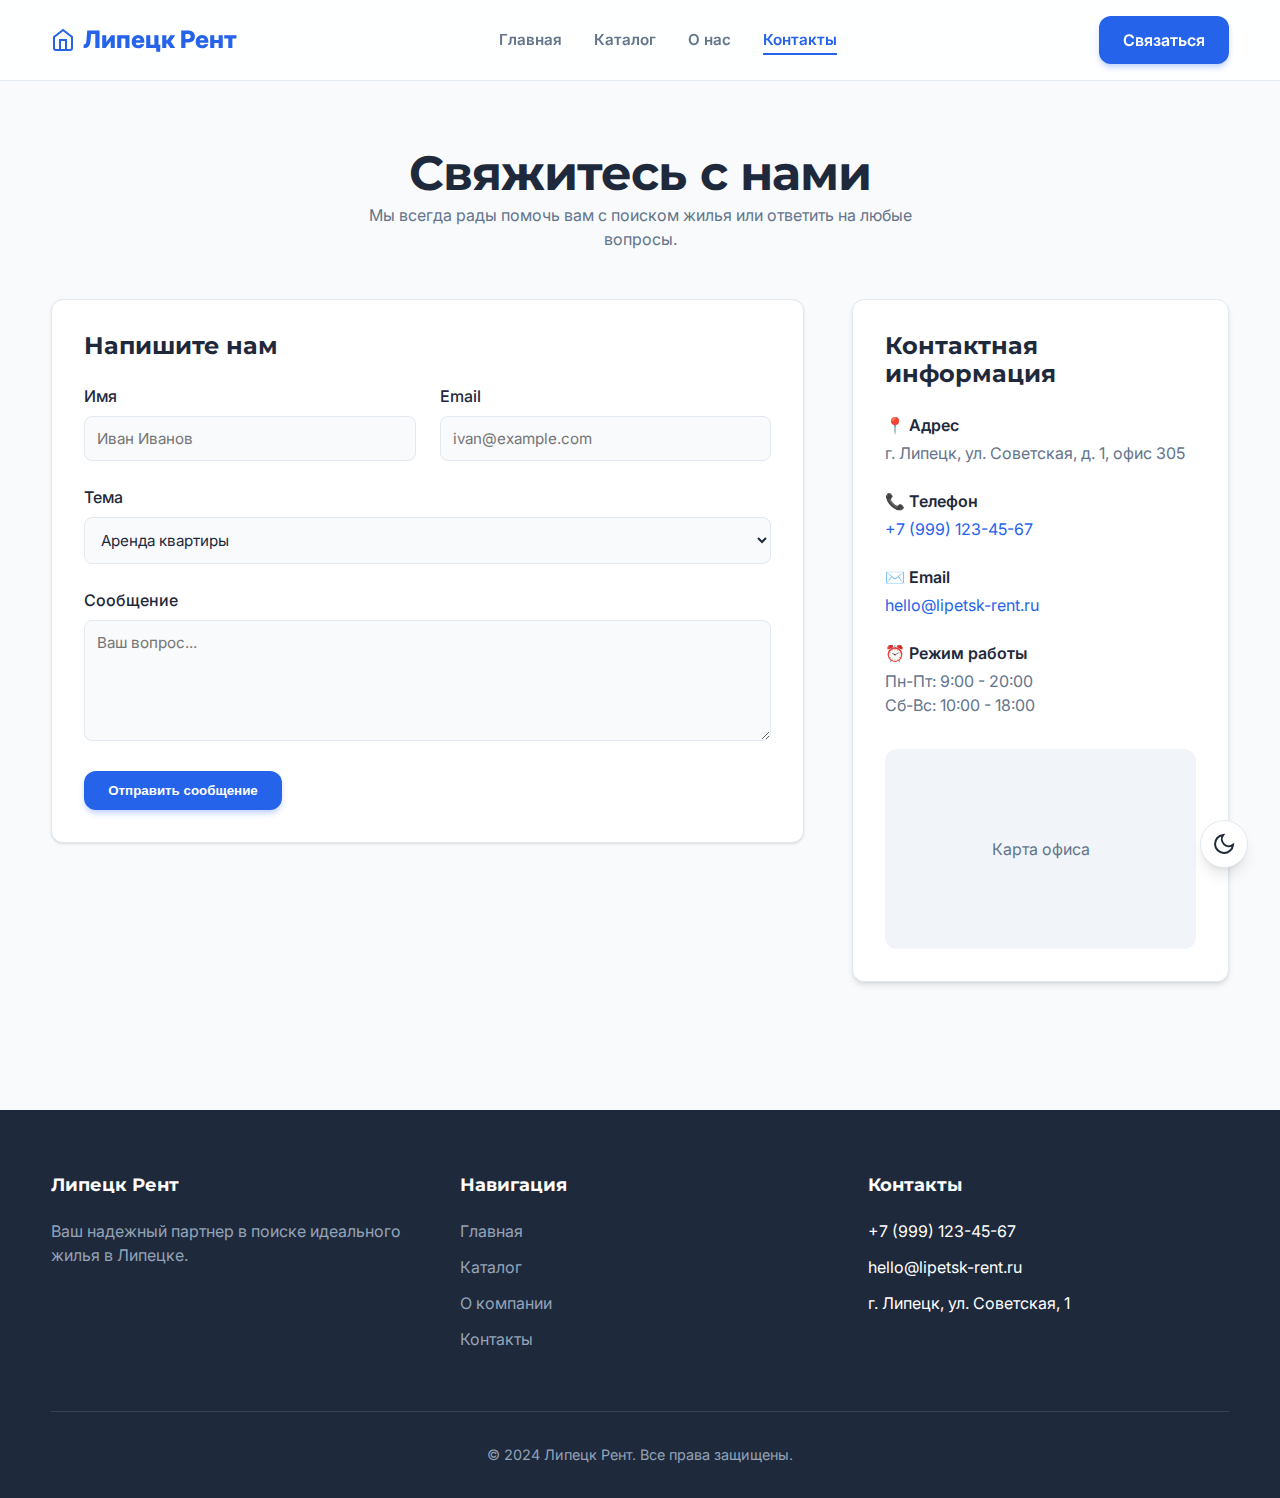
<file: contact.html>
<!doctype html>
<html lang="ru">
<head>
  <meta charset="UTF-8">
  <meta name="viewport" content="width=device-width, initial-scale=1.0">
  <title>Контакты — Липецк Рент</title>
  <link rel="preconnect" href="https://fonts.googleapis.com">
  <link rel="preconnect" href="https://fonts.gstatic.com" crossorigin>
  <link href="https://fonts.googleapis.com/css2?family=Inter:wght@400;500;600&family=Montserrat:wght@600;700;800&display=swap" rel="stylesheet">
  <link rel="stylesheet" href="style.css">
</head>
<body>
  <nav class="navbar">
    <div class="container inner">
      <a href="index.html" class="brand">
        <svg width="24" height="24" viewBox="0 0 24 24" fill="none" stroke="currentColor" stroke-width="2">
          <path d="M3 9l9-7 9 7v11a2 2 0 0 1-2 2H5a2 2 0 0 1-2-2z"></path>
          <polyline points="9 22 9 12 15 12 15 22"></polyline>
        </svg>
        Липецк Рент
      </a>
      <div class="nav-links">
        <a href="index.html">Главная</a>
        <a href="apartments.html">Каталог</a>
        <a href="about.html">О нас</a>
        <a href="contact.html" class="active">Контакты</a>
      </div>
      <a href="contact.html" class="btn btn-primary">Связаться</a>
    </div>
  </nav>

  <main class="container section">
    <div class="section-header">
      <h1>Свяжитесь с нами</h1>
      <p>Мы всегда рады помочь вам с поиском жилья или ответить на любые вопросы.</p>
    </div>

    <div class="detail-grid">
      <div class="detail-content">
        <div class="card" style="padding: 2rem; margin-bottom: 2rem;">
          <h3 style="margin-bottom: 1.5rem;">Напишите нам</h3>
          <form style="display: flex; flex-direction: column; gap: 1.5rem;">
            <div style="display: grid; grid-template-columns: 1fr 1fr; gap: 1.5rem;">
              <div>
                <label style="display: block; margin-bottom: 0.5rem; font-weight: 500;">Имя</label>
                <input type="text" class="filter-input" placeholder="Иван Иванов">
              </div>
              <div>
                <label style="display: block; margin-bottom: 0.5rem; font-weight: 500;">Email</label>
                <input type="email" class="filter-input" placeholder="ivan@example.com">
              </div>
            </div>
            <div>
              <label style="display: block; margin-bottom: 0.5rem; font-weight: 500;">Тема</label>
              <select class="filter-input">
                <option>Аренда квартиры</option>
                <option>Сдача квартиры</option>
                <option>Сотрудничество</option>
                <option>Другое</option>
              </select>
            </div>
            <div>
              <label style="display: block; margin-bottom: 0.5rem; font-weight: 500;">Сообщение</label>
              <textarea class="filter-input" rows="5" placeholder="Ваш вопрос..."></textarea>
            </div>
            <button class="btn btn-primary" style="align-self: flex-start;">Отправить сообщение</button>
          </form>
        </div>
      </div>

      <aside class="detail-sidebar" style="position: static;">
        <h3 style="margin-bottom: 1.5rem;">Контактная информация</h3>
        
        <div style="display: flex; flex-direction: column; gap: 1.5rem;">
          <div>
            <div style="font-weight: 600; margin-bottom: 0.25rem;">📍 Адрес</div>
            <div style="color: #64748B;">г. Липецк, ул. Советская, д. 1, офис 305</div>
          </div>
          <div>
            <div style="font-weight: 600; margin-bottom: 0.25rem;">📞 Телефон</div>
            <a href="tel:+79991234567" style="color: #2563EB;">+7 (999) 123-45-67</a>
          </div>
          <div>
            <div style="font-weight: 600; margin-bottom: 0.25rem;">✉️ Email</div>
            <a href="mailto:hello@lipetsk-rent.ru" style="color: #2563EB;">hello@lipetsk-rent.ru</a>
          </div>
          <div>
            <div style="font-weight: 600; margin-bottom: 0.25rem;">⏰ Режим работы</div>
            <div style="color: #64748B;">Пн-Пт: 9:00 - 20:00<br>Сб-Вс: 10:00 - 18:00</div>
          </div>
        </div>

        <div style="margin-top: 2rem; height: 200px; background: #F1F5F9; border-radius: 12px; display: flex; align-items: center; justify-content: center; color: #64748B;">
          Карта офиса
        </div>
      </aside>
    </div>
  </main>

  <footer>
    <div class="container">
      <div class="footer-grid">
        <div class="footer-col">
          <h4>Липецк Рент</h4>
          <p style="color: #94A3B8;">Ваш надежный партнер в поиске идеального жилья в Липецке.</p>
        </div>
        <div class="footer-col">
          <h4>Навигация</h4>
          <ul class="footer-links">
            <li><a href="index.html">Главная</a></li>
            <li><a href="apartments.html">Каталог</a></li>
            <li><a href="about.html">О компании</a></li>
            <li><a href="contact.html">Контакты</a></li>
          </ul>
        </div>
        <div class="footer-col">
          <h4>Контакты</h4>
          <ul class="footer-links">
            <li>+7 (999) 123-45-67</li>
            <li>hello@lipetsk-rent.ru</li>
            <li>г. Липецк, ул. Советская, 1</li>
          </ul>
        </div>
      </div>
      <div class="footer-bottom">
        © 2024 Липецк Рент. Все права защищены.
      </div>
    </div>
  </footer>
  <button id="theme-toggle" class="theme-toggle" aria-label="Переключить тему">
    <svg class="sun-icon" width="24" height="24" viewBox="0 0 24 24" fill="none" stroke="currentColor" stroke-width="2" style="display: none;">
      <circle cx="12" cy="12" r="5"></circle>
      <line x1="12" y1="1" x2="12" y2="3"></line>
      <line x1="12" y1="21" x2="12" y2="23"></line>
      <line x1="4.22" y1="4.22" x2="5.64" y2="5.64"></line>
      <line x1="18.36" y1="18.36" x2="19.78" y2="19.78"></line>
      <line x1="1" y1="12" x2="3" y2="12"></line>
      <line x1="21" y1="12" x2="23" y2="12"></line>
      <line x1="4.22" y1="19.78" x2="5.64" y2="18.36"></line>
      <line x1="18.36" y1="5.64" x2="19.78" y2="4.22"></line>
    </svg>
    <svg class="moon-icon" width="24" height="24" viewBox="0 0 24 24" fill="none" stroke="currentColor" stroke-width="2">
      <path d="M21 12.79A9 9 0 1 1 11.21 3 7 7 0 0 0 21 12.79z"></path>
    </svg>
  </button>

  <script>
    const themeToggle = document.getElementById('theme-toggle');
    const sunIcon = themeToggle.querySelector('.sun-icon');
    const moonIcon = themeToggle.querySelector('.moon-icon');
    
    // Check local storage or system preference
    const currentTheme = localStorage.getItem('theme');
    if (currentTheme === 'dark') {
      document.body.classList.add('dark-theme');
      sunIcon.style.display = 'block';
      moonIcon.style.display = 'none';
    } else {
      sunIcon.style.display = 'none';
      moonIcon.style.display = 'block';
    }

    themeToggle.addEventListener('click', () => {
      document.body.classList.toggle('dark-theme');
      
      const isDark = document.body.classList.contains('dark-theme');
      localStorage.setItem('theme', isDark ? 'dark' : 'light');
      
      if (isDark) {
        sunIcon.style.display = 'block';
        moonIcon.style.display = 'none';
      } else {
        sunIcon.style.display = 'none';
        moonIcon.style.display = 'block';
      }
    });
  </script>
</body>
</html>
</file>
<file: style.css>
:root {
  --primary: #2563EB;
  --primary-hover: #1D4ED8;
  --radius: 0.75rem;

  /* Light Theme Default */
  --text: #1E293B;
  --text-secondary: #64748B;
  --bg: #F8FAFC;
  --surface: #FFFFFF;
  --border: #E2E8F0;
  --shadow-sm: 0 1px 3px 0 rgb(0 0 0 / 0.1), 0 1px 2px -1px rgb(0 0 0 / 0.1);
  --shadow-md: 0 4px 6px -1px rgb(0 0 0 / 0.1), 0 2px 4px -2px rgb(0 0 0 / 0.1);
  --shadow-lg: 0 10px 15px -3px rgb(0 0 0 / 0.1), 0 4px 6px -4px rgb(0 0 0 / 0.1);
  
  --hero-bg-start: #3b82f6;
  --hero-bg-end: #1e40af;
  --city-opacity: 0.6;
}

.dark-theme {
  --text: #F8FAFC;
  --text-secondary: #94A3B8;
  --bg: #0F172A;
  --surface: #1E293B;
  --border: #334155;
  --shadow-sm: 0 1px 3px 0 rgb(0 0 0 / 0.3), 0 1px 2px -1px rgb(0 0 0 / 0.3);
  --shadow-md: 0 4px 6px -1px rgb(0 0 0 / 0.3), 0 2px 4px -2px rgb(0 0 0 / 0.3);
  --shadow-lg: 0 10px 15px -3px rgb(0 0 0 / 0.3), 0 4px 6px -4px rgb(0 0 0 / 0.3);

  --hero-bg-start: #0f172a;
  --hero-bg-end: #1e293b;
  --city-opacity: 0.8;
}

/* Theme Toggle Button */
.theme-toggle {
  position: fixed;
  bottom: 2rem;
  right: 2rem;
  width: 3rem;
  height: 3rem;
  border-radius: 50%;
  background: var(--surface);
  color: var(--text);
  border: 1px solid var(--border);
  box-shadow: var(--shadow-lg);
  display: flex;
  align-items: center;
  justify-content: center;
  cursor: pointer;
  z-index: 10000;
  transition: all 0.3s ease;
}

.theme-toggle:hover {
  transform: scale(1.1);
}

*, *::before, *::after {
  box-sizing: border-box;
}

html {
  scroll-behavior: smooth;
}

body {
  margin: 0;
  font-family: 'Inter', system-ui, -apple-system, sans-serif;
  color: var(--text);
  background: var(--bg);
  line-height: 1.5;
  -webkit-font-smoothing: antialiased;
}

/* Typography */
h1, h2, h3, h4, h5, h6 {
  margin: 0;
  font-family: 'Montserrat', sans-serif;
  font-weight: 700;
  line-height: 1.2;
}

h1 { font-size: 3rem; letter-spacing: -0.02em; }
h2 { font-size: 2.25rem; margin-bottom: 1rem; }
h3 { font-size: 1.5rem; }

a {
  color: inherit;
  text-decoration: none;
  transition: color 0.2s;
}

img {
  max-width: 100%;
  display: block;
}

.container {
  width: min(1200px, 92%);
  margin: 0 auto;
}

/* Navbar */
.navbar {
  position: sticky;
  top: 0;
  z-index: 1000;
  background: rgba(255, 255, 255, 0.85);
  backdrop-filter: blur(12px);
  -webkit-backdrop-filter: blur(12px);
  border-bottom: 1px solid var(--border);
  padding: 1rem 0;
}

.navbar .inner {
  display: flex;
  justify-content: space-between;
  align-items: center;
}

.brand {
  font-size: 1.5rem;
  font-weight: 800;
  color: var(--primary);
  display: flex;
  align-items: center;
  gap: 0.5rem;
}

.nav-links {
  display: flex;
  gap: 2rem;
}

.nav-links a {
  font-weight: 600;
  font-size: 0.95rem;
  color: var(--text-secondary);
  position: relative;
}

.nav-links a:hover, .nav-links a.active {
  color: var(--primary);
}

.nav-links a::after {
  content: '';
  position: absolute;
  bottom: -4px;
  left: 0;
  width: 0;
  height: 2px;
  background: var(--primary);
  transition: width 0.3s ease;
}

.nav-links a:hover::after, .nav-links a.active::after {
  width: 100%;
}

/* Buttons */
.btn {
  display: inline-flex;
  align-items: center;
  justify-content: center;
  padding: 0.75rem 1.5rem;
  border-radius: var(--radius);
  font-weight: 600;
  cursor: pointer;
  transition: all 0.2s;
  border: none;
}

.btn-primary {
  background: var(--primary);
  color: white;
  box-shadow: 0 4px 6px -1px rgba(37, 99, 235, 0.3);
}

.btn-primary:hover {
  background: var(--primary-hover);
  transform: translateY(-1px);
  box-shadow: 0 6px 8px -1px rgba(37, 99, 235, 0.4);
}

.btn-outline {
  background: transparent;
  border: 1px solid var(--border);
  color: var(--text);
}

.btn-outline:hover {
  border-color: var(--primary);
  color: var(--primary);
  background: rgba(37, 99, 235, 0.05);
}

/* Hero Section */
.hero {
  position: relative;
  height: 600px;
  display: flex;
  align-items: center;
  color: white;
  overflow: hidden;
  margin-bottom: 4rem;
  background: linear-gradient(to bottom, var(--hero-bg-start), var(--hero-bg-end));
  transition: background 0.3s ease;
}

.city-bg {
  position: absolute;
  bottom: 0;
  left: 0;
  width: 100%;
  height: 100%;
  z-index: 0;
  overflow: hidden;
  opacity: var(--city-opacity);
  transition: opacity 0.3s ease;
}

.city-layer {
  position: absolute;
  bottom: 0;
  left: 0;
  width: 200%;
  height: 100%;
  background-repeat: repeat-x;
  background-position: bottom left;
}

.city-layer-1 {
  background-image: url('data:image/svg+xml;utf8,<svg xmlns="http://www.w3.org/2000/svg" viewBox="0 0 1200 320" preserveAspectRatio="none"><path fill="%231e293b" fill-opacity="0.6" d="M0,320 L0,180 L50,180 L50,140 L100,140 L100,220 L150,220 L150,120 L220,120 L220,240 L280,240 L280,160 L350,160 L350,260 L420,260 L420,100 L480,100 L480,200 L550,200 L550,140 L620,140 L620,280 L700,280 L700,180 L780,180 L780,240 L850,240 L850,120 L920,120 L920,200 L1000,200 L1000,150 L1100,150 L1100,250 L1200,250 L1200,320 Z"/></svg>');
  background-size: 50% 100%;
  height: 60%;
  animation: moveCity 60s linear infinite;
  z-index: 1;
}

.city-layer-2 {
  background-image: url('data:image/svg+xml;utf8,<svg xmlns="http://www.w3.org/2000/svg" viewBox="0 0 1200 320" preserveAspectRatio="none"><path fill="%23334155" fill-opacity="0.8" d="M0,320 L0,220 L40,220 L40,160 L90,160 L90,240 L160,240 L160,140 L210,140 L210,200 L280,200 L280,100 L340,100 L340,260 L400,260 L400,180 L460,180 L460,280 L540,280 L540,150 L600,150 L600,220 L680,220 L680,120 L750,120 L750,250 L820,250 L820,160 L900,160 L900,220 L980,220 L980,140 L1050,140 L1050,260 L1150,260 L1150,200 L1200,200 L1200,320 Z"/></svg>');
  background-size: 50% 100%;
  height: 40%;
  animation: moveCity 30s linear infinite;
  z-index: 2;
}

.city-lights {
  position: absolute;
  top: 0;
  left: 0;
  width: 100%;
  height: 100%;
  background: radial-gradient(circle at 50% 30%, rgba(37, 99, 235, 0.15) 0%, transparent 60%);
  z-index: 3;
  animation: pulseLights 4s ease-in-out infinite alternate;
}

@keyframes moveCity {
  0% { transform: translateX(0); }
  100% { transform: translateX(-50%); }
}

@keyframes pulseLights {
  0% { opacity: 0.5; }
  100% { opacity: 1; }
}

/* Overlay gradient */
.hero::before {
  content: '';
  position: absolute;
  inset: 0;
  background: linear-gradient(to bottom, rgba(15, 23, 42, 0.4), rgba(15, 23, 42, 0.8));
  z-index: 4;
}

.hero-content {
  position: relative;
  z-index: 10;
  max-width: 600px;
  opacity: 0;
  animation: fadeUp 1s ease forwards 0.5s;
}

@keyframes fadeUp {
  from { opacity: 0; transform: translateY(20px); }
  to { opacity: 1; transform: translateY(0); }
}

.hero h1 {
  margin-bottom: 1.5rem;
  line-height: 1.1;
}

.hero p {
  font-size: 1.25rem;
  margin-bottom: 2rem;
  opacity: 0.9;
}

/* Sections */
.section {
  padding: 4rem 0;
}

.section-header {
  text-align: center;
  margin-bottom: 3rem;
}

.section-header h2 {
  color: var(--text);
  margin-bottom: 0.5rem;
}

.section-header p {
  color: var(--text-secondary);
  max-width: 600px;
  margin: 0 auto;
}

/* Cards */
.grid {
  display: grid;
  grid-template-columns: repeat(auto-fill, minmax(300px, 1fr));
  gap: 2rem;
}

.card {
  background: var(--surface);
  border-radius: var(--radius);
  overflow: hidden;
  box-shadow: var(--shadow-sm);
  transition: transform 0.3s ease, box-shadow 0.3s ease;
  border: 1px solid var(--border);
  position: relative;
}

.card:hover {
  transform: translateY(-5px);
  box-shadow: var(--shadow-lg);
}

.card-img {
  position: relative;
  height: 240px;
  overflow: hidden;
}

.card-img img {
  width: 100%;
  height: 100%;
  object-fit: cover;
  transition: transform 0.5s ease;
}

.card:hover .card-img img {
  transform: scale(1.05);
}

.badge {
  position: absolute;
  top: 1rem;
  left: 1rem;
  background: rgba(255, 255, 255, 0.9);
  backdrop-filter: blur(4px);
  padding: 0.25rem 0.75rem;
  border-radius: 2rem;
  font-size: 0.75rem;
  font-weight: 700;
  color: var(--primary);
  box-shadow: var(--shadow-sm);
}

.card-content {
  padding: 1.5rem;
}

.card-price {
  font-size: 1.25rem;
  font-weight: 700;
  color: var(--primary);
  margin-bottom: 0.5rem;
}

.card-title {
  font-size: 1.1rem;
  font-weight: 600;
  margin-bottom: 0.5rem;
  color: var(--text);
}

.card-address {
  color: var(--text-secondary);
  font-size: 0.9rem;
  margin-bottom: 1rem;
  display: flex;
  align-items: center;
  gap: 0.25rem;
}

.card-meta {
  display: flex;
  gap: 1rem;
  margin-bottom: 1.5rem;
  padding-bottom: 1rem;
  border-bottom: 1px solid var(--border);
  color: var(--text-secondary);
  font-size: 0.85rem;
}

.meta-item {
  display: flex;
  align-items: center;
  gap: 0.25rem;
}

/* Filters */
.filters {
  background: var(--surface);
  padding: 1.5rem;
  border-radius: var(--radius);
  box-shadow: var(--shadow-sm);
  margin-bottom: 2rem;
  display: flex;
  flex-wrap: wrap;
  gap: 1rem;
  align-items: end;
  border: 1px solid var(--border);
}

.filter-group {
  flex: 1;
  min-width: 200px;
}

.filter-group label {
  display: block;
  font-size: 0.85rem;
  font-weight: 600;
  margin-bottom: 0.5rem;
  color: var(--text-secondary);
}

.filter-input {
  width: 100%;
  padding: 0.75rem;
  border: 1px solid var(--border);
  border-radius: 0.5rem;
  font-family: inherit;
  font-size: 0.95rem;
  color: var(--text);
  background: var(--bg);
  transition: border-color 0.2s;
}

.filter-input:focus {
  outline: none;
  border-color: var(--primary);
  box-shadow: 0 0 0 3px rgba(37, 99, 235, 0.1);
}

/* Detail Page */
.detail-gallery {
  display: grid;
  grid-template-columns: 2fr 1fr;
  grid-template-rows: repeat(2, 200px);
  gap: 1rem;
  margin-bottom: 2rem;
  border-radius: var(--radius);
  overflow: hidden;
}

.gallery-item:first-child {
  grid-row: 1 / -1;
}

.gallery-item img {
  width: 100%;
  height: 100%;
  object-fit: cover;
  cursor: pointer;
  transition: opacity 0.2s;
}

.gallery-item img:hover {
  opacity: 0.9;
}

.detail-grid {
  display: grid;
  grid-template-columns: 2fr 1fr;
  gap: 3rem;
}

.detail-sidebar {
  position: sticky;
  top: 100px;
  background: var(--surface);
  padding: 2rem;
  border-radius: var(--radius);
  box-shadow: var(--shadow-md);
  border: 1px solid var(--border);
  height: fit-content;
}

.features-list {
  display: grid;
  grid-template-columns: repeat(auto-fit, minmax(140px, 1fr));
  gap: 1rem;
  margin: 2rem 0;
}

.feature-item {
  background: var(--bg);
  padding: 1rem;
  border-radius: 0.5rem;
  display: flex;
  align-items: center;
  gap: 0.5rem;
  font-weight: 500;
  color: var(--text);
}

/* Footer */
footer {
  background: var(--text);
  color: white;
  padding: 4rem 0 2rem;
  margin-top: 4rem;
}

.footer-grid {
  display: grid;
  grid-template-columns: repeat(auto-fit, minmax(200px, 1fr));
  gap: 3rem;
  margin-bottom: 3rem;
}

.footer-col h4 {
  margin-bottom: 1.5rem;
  font-size: 1.1rem;
}

.footer-links {
  list-style: none;
  padding: 0;
  margin: 0;
}

.footer-links li {
  margin-bottom: 0.75rem;
}

.footer-links a {
  color: #94A3B8;
}

.footer-links a:hover {
  color: white;
}

.footer-bottom {
  padding-top: 2rem;
  border-top: 1px solid #334155;
  text-align: center;
  color: #94A3B8;
  font-size: 0.9rem;
}

/* Responsive */
@media (max-width: 768px) {
  h1 { font-size: 2.5rem; }
  .detail-gallery { grid-template-columns: 1fr; grid-template-rows: 300px; }
  .gallery-item:not(:first-child) { display: none; }
  .detail-grid { grid-template-columns: 1fr; }
  .navbar .inner { flex-direction: column; gap: 1rem; }
  .nav-links { gap: 1rem; width: 100%; justify-content: space-between; overflow-x: auto; padding-bottom: 0.5rem; }
}
</file>
